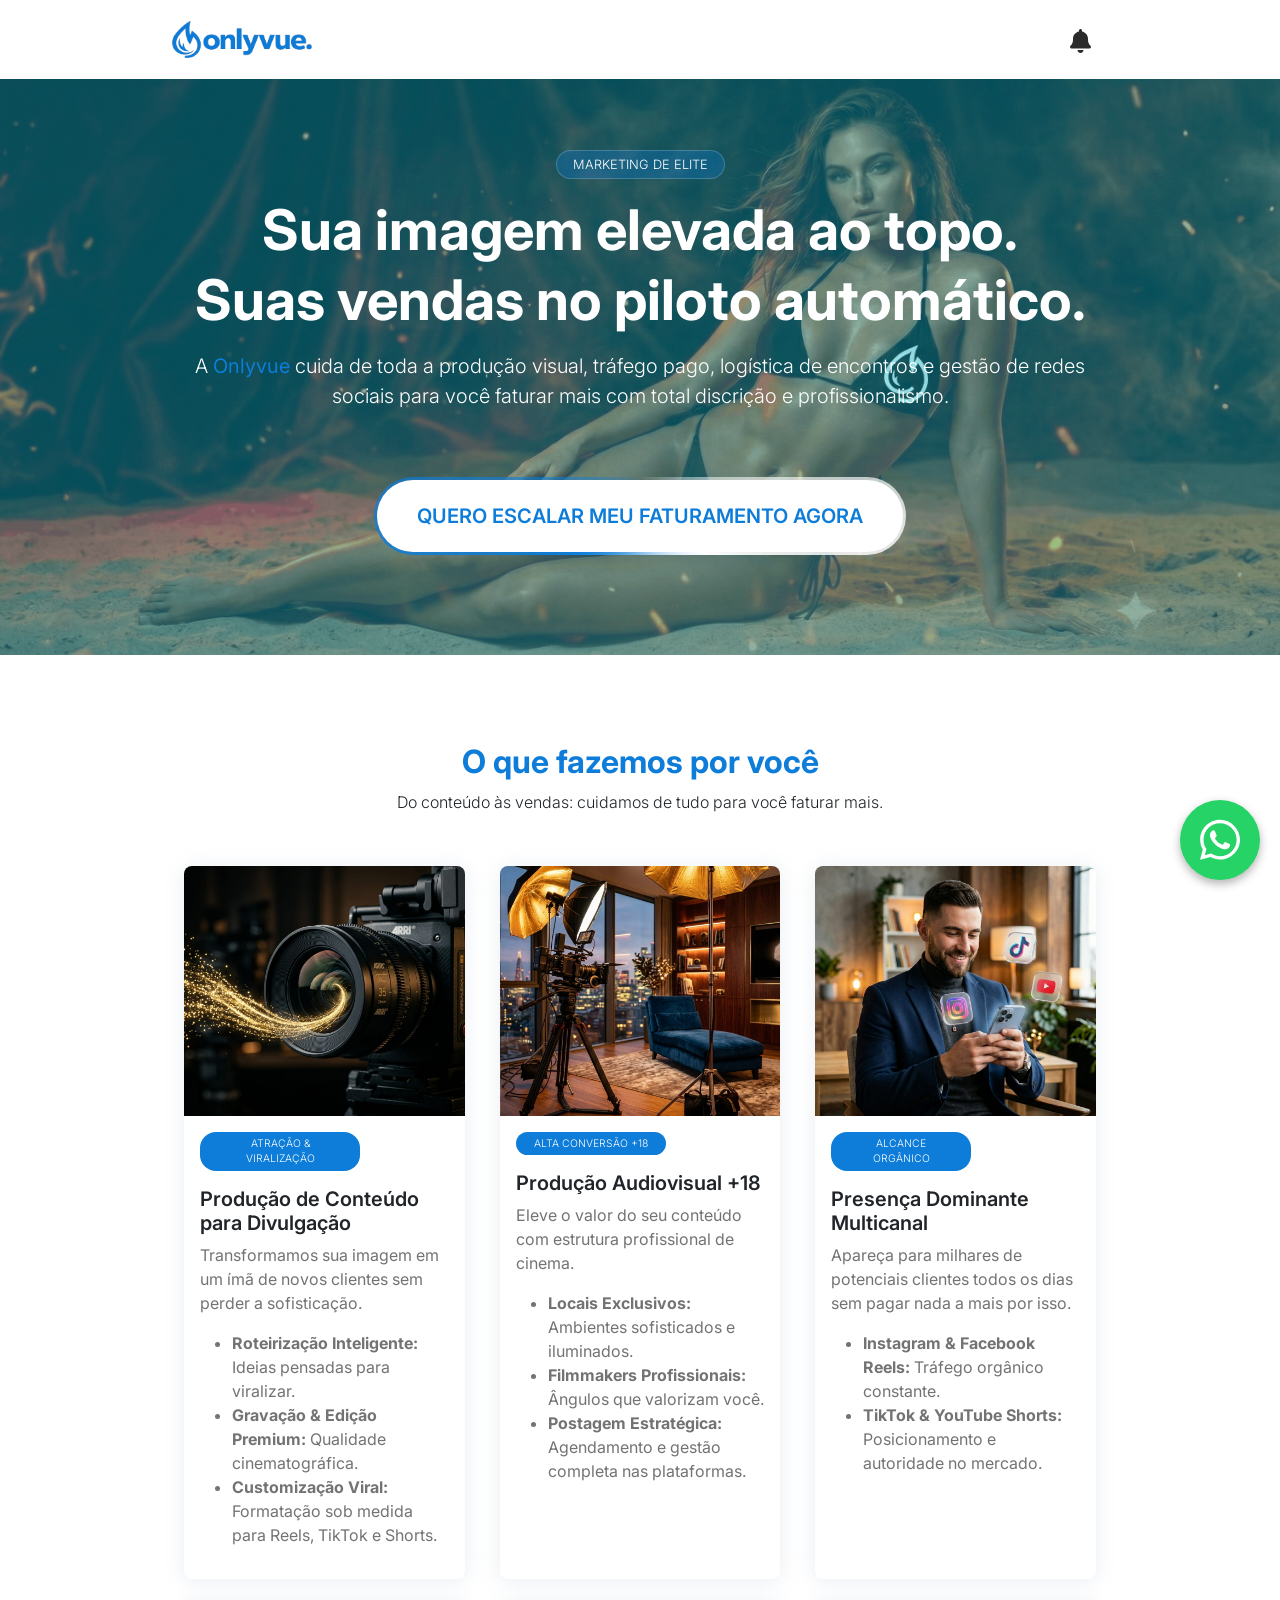
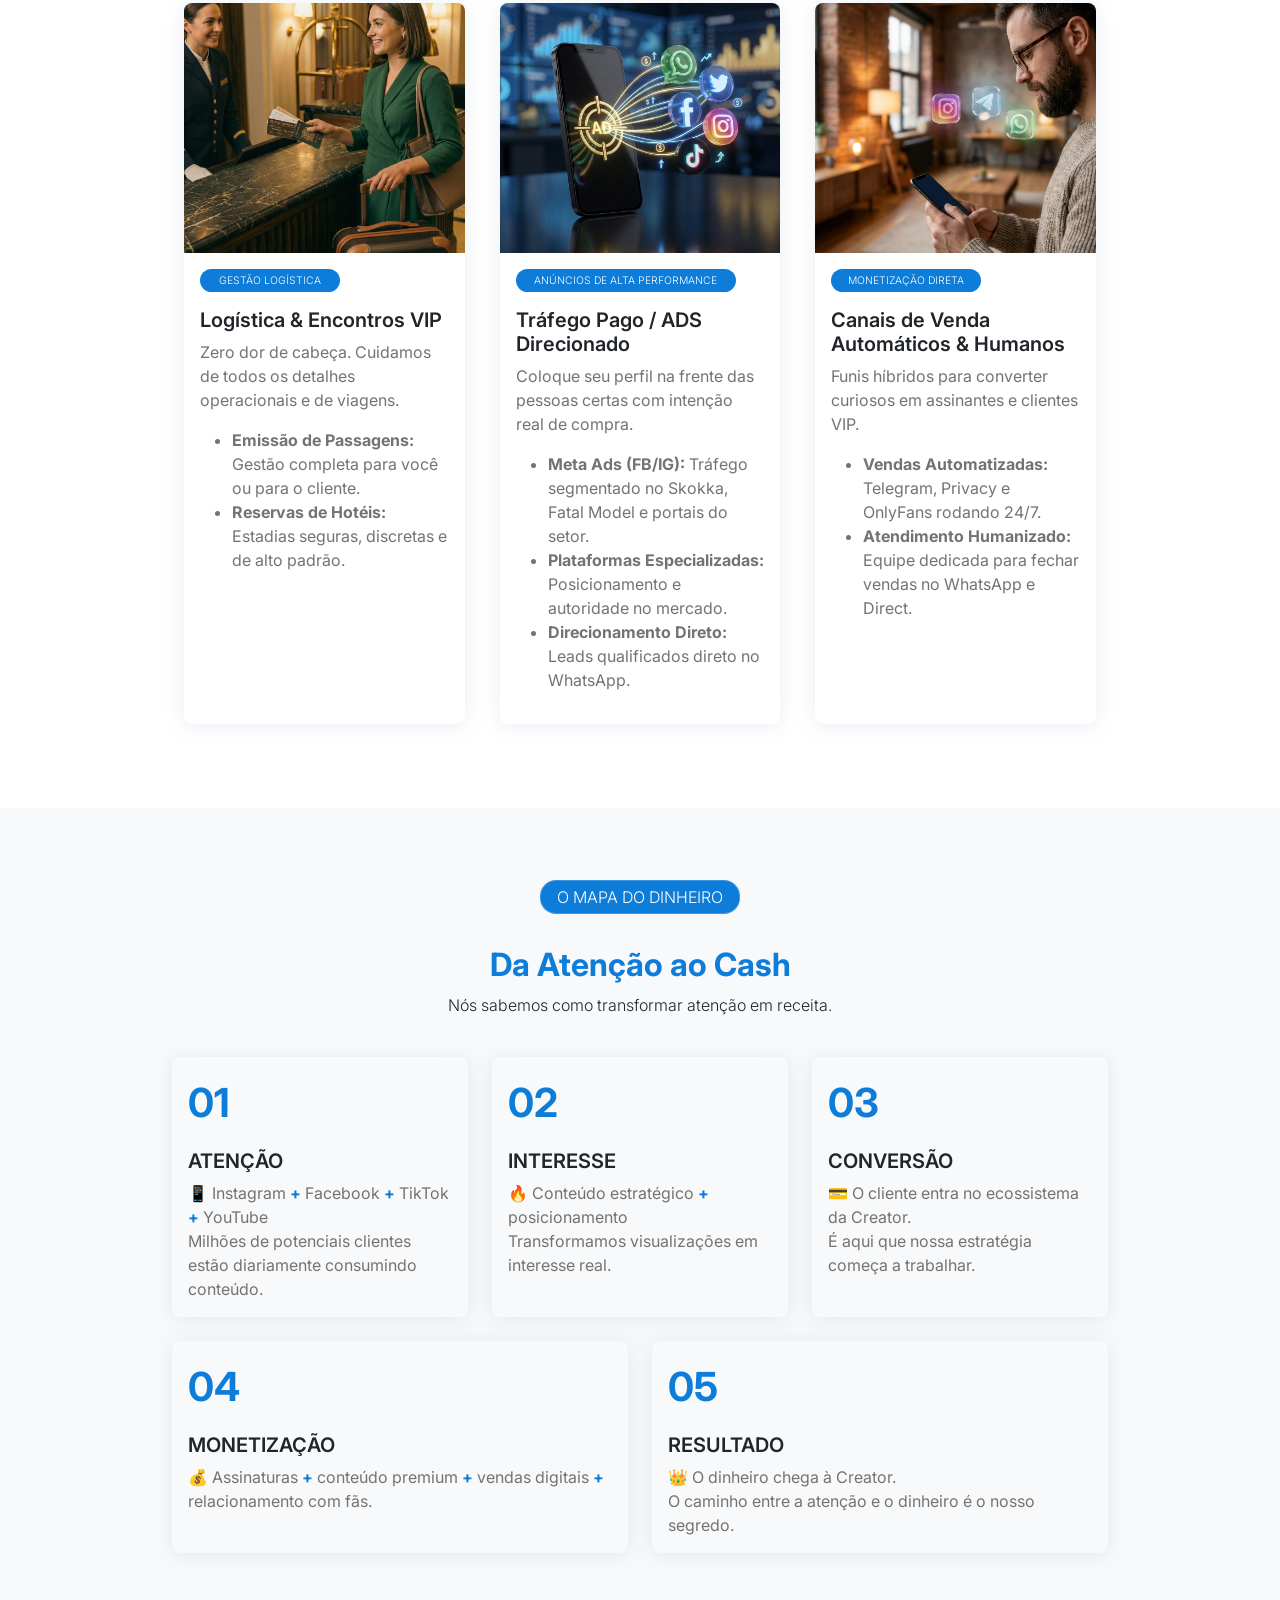
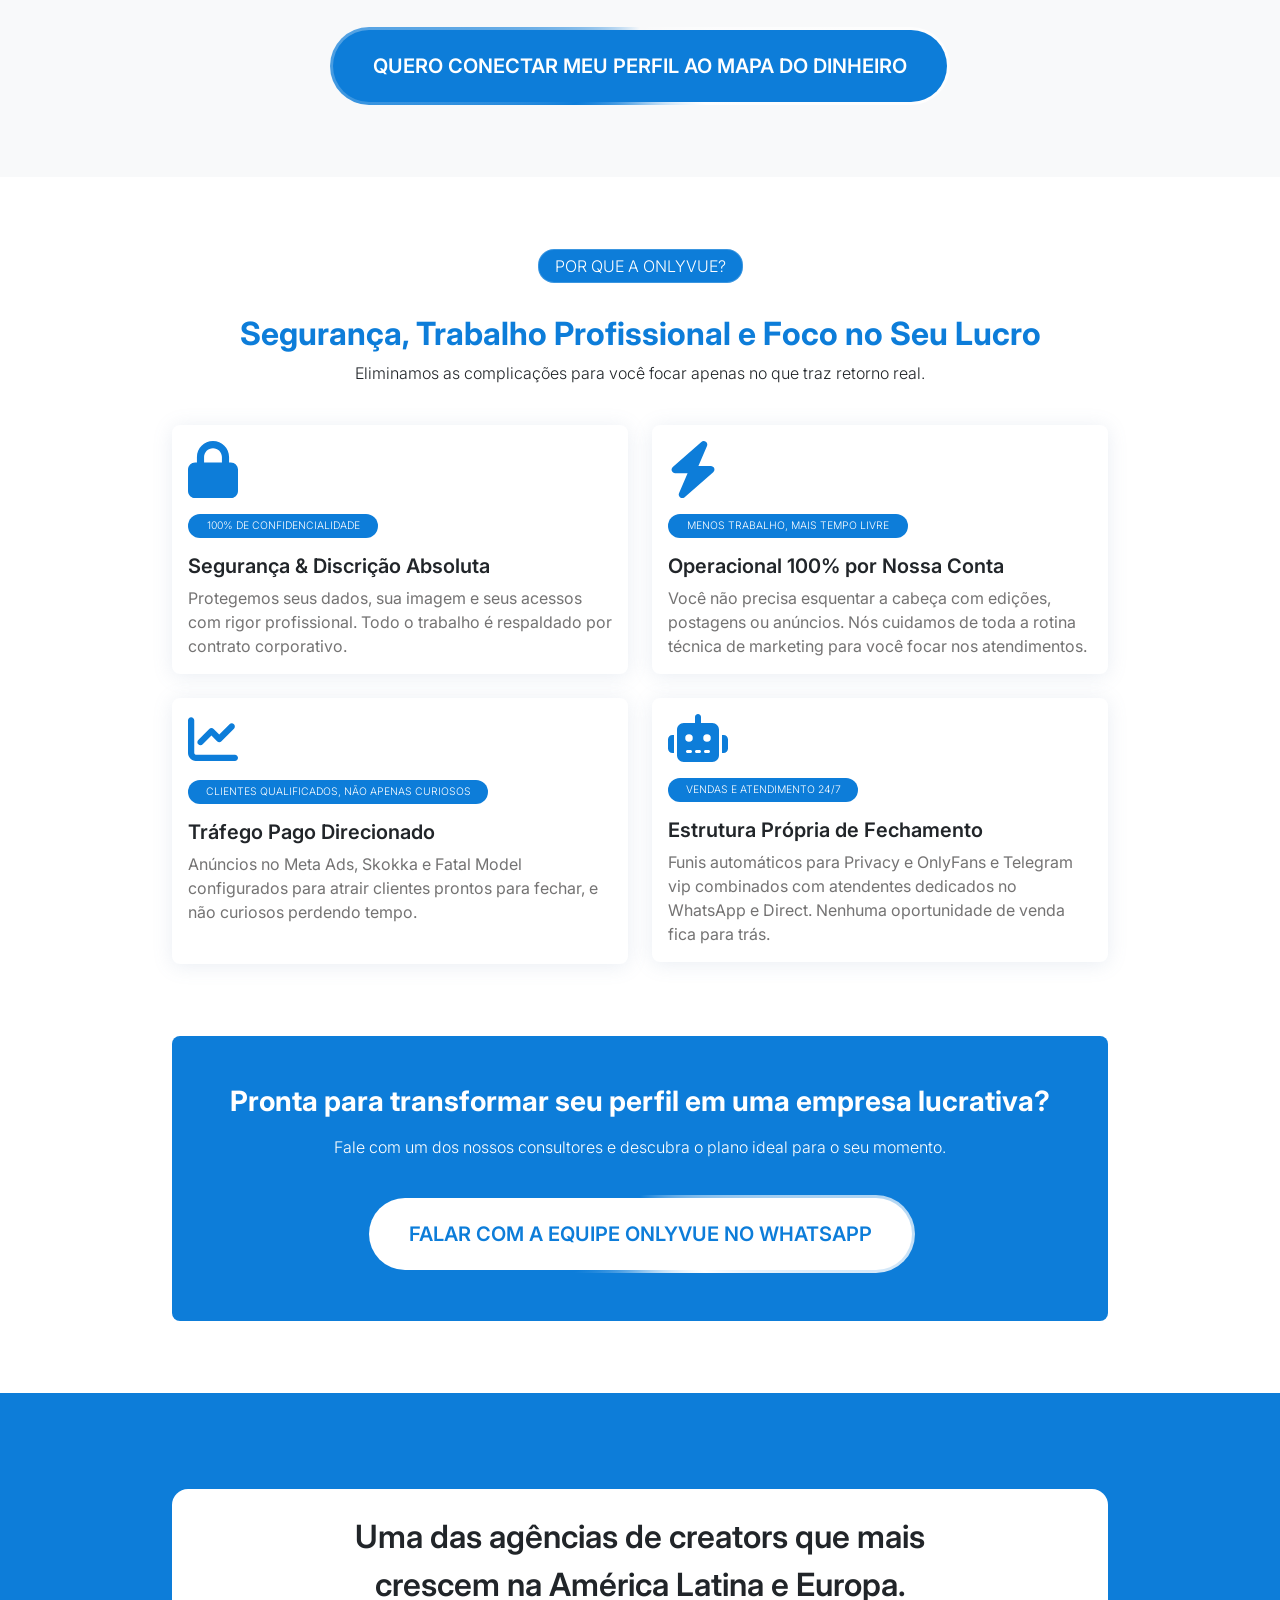
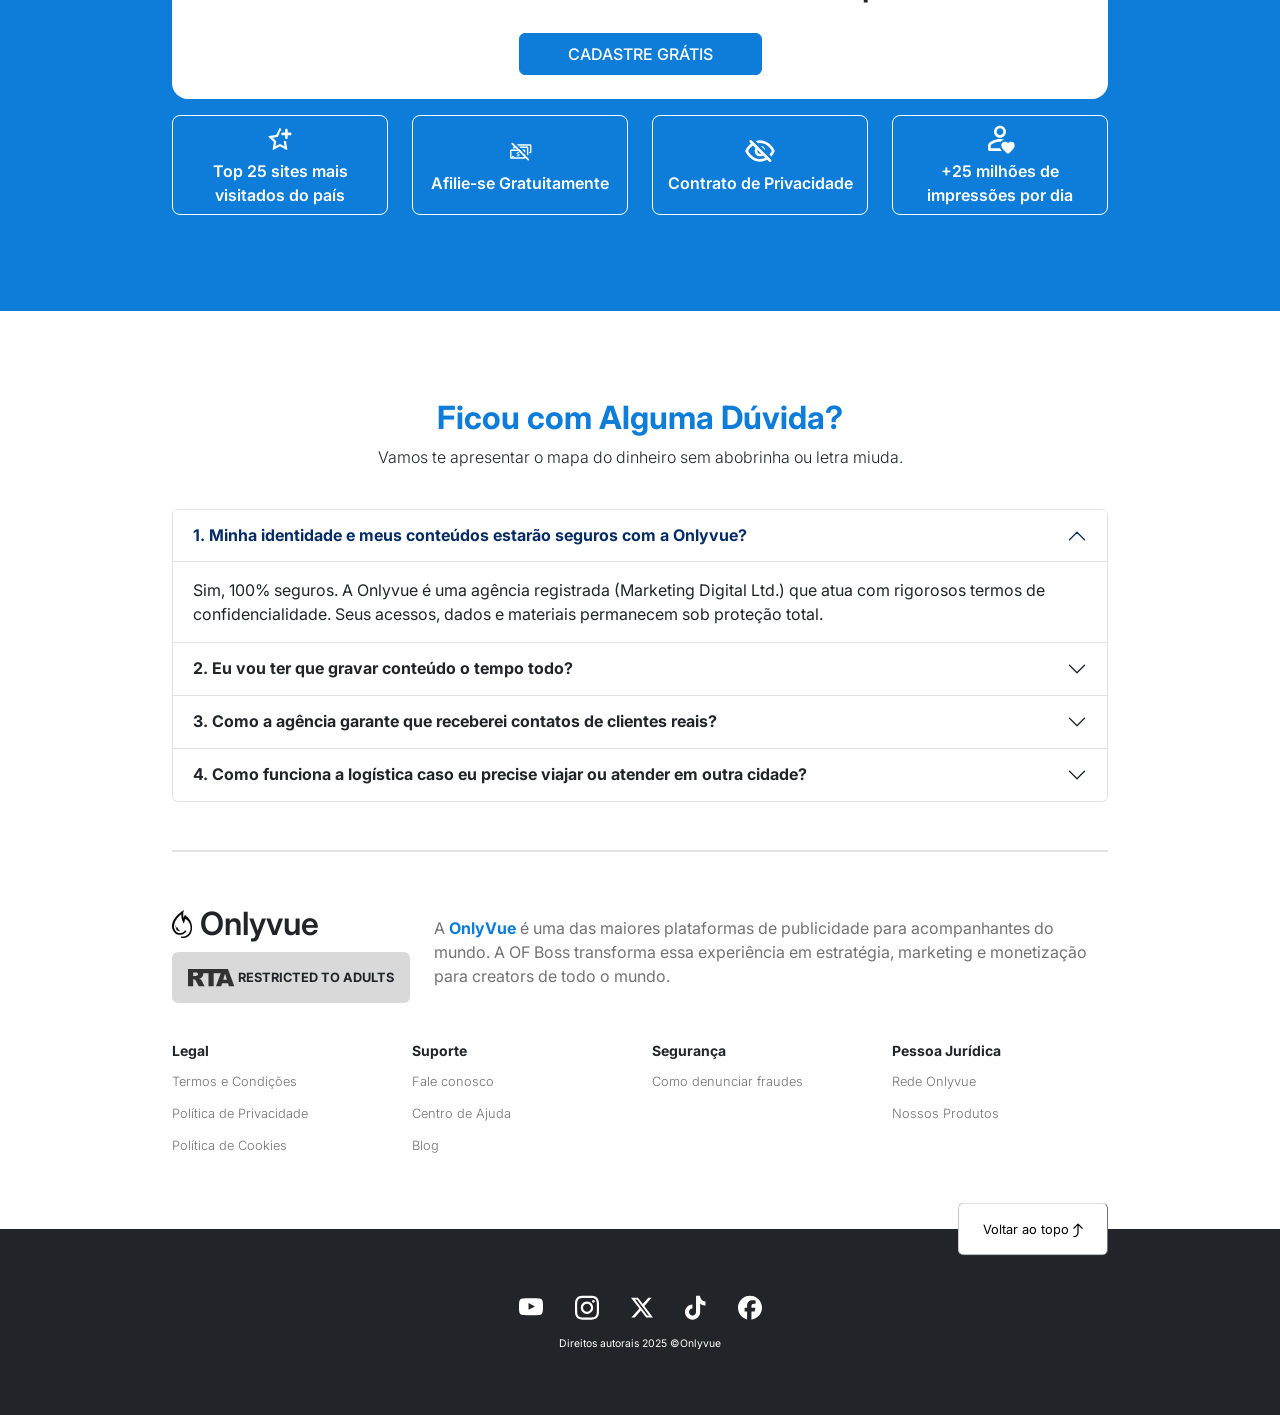
<file: index.html>
<!doctype html>
<html lang="pt-br">

<head>
  <meta charset="utf-8">
  <meta name="viewport" content="width=device-width, initial-scale=1">

  <title>Onlyvue - Agência de modelos</title>

  <link href="css/bootstrap.css" rel="stylesheet">

  <!-- Favicon -->
  <link rel="icon" type="image/png" href="media/favicon.png" />
  <!---------------->

  <!-- Font style -->
  <link rel="preconnect" href="https://fonts.googleapis.com">
  <link rel="preconnect" href="https://fonts.gstatic.com" crossorigin>
  <link
    href="https://fonts.googleapis.com/css2?family=Inter:ital,opsz,wght@0,14..32,100..900;1,14..32,100..900&display=swap"
    rel="stylesheet">
  <!---------------->
</head>

<body>
  <!-- Sessão 1 -->
  <md-header-pub></md-header-pub>
  <!-- Fim sessão 1 -->

  <!-- Sessão 2 -->
  <section class="hero-home d-flex align-items-center justify-content-center">
    <div class="container d-flex align-items-center justify-content-center">
      <div class="d-flex align-items-center justify-content-center flex-column">
        <p class="py-1 px-3 rounded-4 text-center text-white fw-light fs-7"
          style="background-color: #0D7DD950; border: 1px solid #ffffff30;">
          MARKETING DE ELITE
        </p>
        <h1 class="text-white display-4 lh-sm fw-bold w-100 text-center mb-3">
          Sua imagem elevada ao topo.<br />
          Suas vendas no piloto automático.
        </h1>
        <p class="text-white text-center fs-5 fw-light">
          A <strong style="color: #0D7DD9;">Onlyvue</strong> cuida de toda a produção visual, tráfego pago, logística de
          encontros e gestão de redes sociais para você faturar mais com total discrição e profissionalismo.
        </p>
        <a href="" target="_blank">
          <button class="botao-borda-pulsante">
            <span>
              QUERO ESCALAR MEU FATURAMENTO AGORA
            </span>
          </button>
        </a>
      </div>
    </div>
  </section>
  <!-- Fim sessão 2 -->

  <!-- Sessão 3 -->
  <div class="container py-6">
    <div class="d-flex justify-content-center align-items-center flex-column mb-4">
      <h1 class="fs-2 fw-medium pt-3 pb-0 text-center text-blue-2">
        <strong>O que fazemos por você</strong>
      </h1>
      <p class="pt-0 fw-light text-center">
        Do conteúdo às vendas: cuidamos de tudo para você faturar mais.
      </p>
    </div>

    <div class="d-flex justify-content-between align-items-stretch flex-wrap">
      <div class="card shadow-personalizado m-personalizado border-0 rounded-3 w-sm-30">
        <div class="hero-card rounded-top-3 d-flex align-items-end ps-3" style="background-image: url(media/img-1.jpg)">
        </div>
        <div class="card-body">
          <p class="py-1 px-3 rounded-4 text-center text-white fw-light fs-9 bg-red" style="width: 160px;">
            ATRAÇÃO & VIRALIZAÇÃO
          </p>
          <h3 class="fs-5 fw-semibold">
            Produção de Conteúdo para Divulgação
          </h3>
          <p class="card-text fs-6 text-start text-gray">
            Transformamos sua imagem em um ímã de novos clientes sem perder a sofisticação.
          </p>
          <ul class="fs-6 text-start text-gray">
            <li><strong>Roteirização Inteligente:</strong> Ideias pensadas para viralizar.</li>
            <li><strong>Gravação & Edição Premium:</strong> Qualidade cinematográfica.</li>
            <li><strong>Customização Viral:</strong> Formatação sob medida para Reels, TikTok e Shorts.</li>
          </ul>
        </div>
      </div>

      <div class="card shadow-personalizado m-personalizado border-0 rounded-3 w-sm-30">
        <div class="hero-card rounded-top-3 d-flex align-items-end ps-3" style="background-image: url(media/img-2.jpg)">
        </div>
        <div class="card-body">
          <p class="py-1 px-3 rounded-4 text-center text-white fw-light fs-9 bg-red" style="width: 150px;">
            ALTA CONVERSÃO +18
          </p>
          <h3 class="fs-5 fw-semibold">
            Produção Audiovisual +18
          </h3>
          <p class="card-text fs-6 text-start text-gray">
            Eleve o valor do seu conteúdo com estrutura profissional de cinema.
          </p>
          <ul class="fs-6 text-start text-gray">
            <li><strong>Locais Exclusivos:</strong> Ambientes sofisticados e iluminados.</li>
            <li><strong>Filmmakers Profissionais:</strong> Ângulos que valorizam você.</li>
            <li><strong>Postagem Estratégica:</strong> Agendamento e gestão completa nas plataformas.</li>
          </ul>
        </div>
      </div>

      <div class="card shadow-personalizado m-personalizado border-0 rounded-3 w-sm-30">
        <div class="hero-card rounded-top-3 d-flex align-items-end ps-3" style="background-image: url(media/img-3.jpg)">
        </div>
        <div class="card-body">
          <p class="py-1 px-3 rounded-4 text-center text-white fw-light fs-9 bg-red" style="width: 140px;">
            ALCANCE ORGÂNICO
          </p>
          <h3 class="fs-5 fw-semibold">
            Presença Dominante Multicanal
          </h3>
          <p class="card-text fs-6 text-start text-gray">
            Apareça para milhares de potenciais clientes todos os dias sem pagar nada a mais por isso.
          </p>
          <ul class="fs-6 text-start text-gray">
            <li><strong>Instagram & Facebook Reels:</strong> Tráfego orgânico constante.</li>
            <li><strong>TikTok & YouTube Shorts:</strong> Posicionamento e autoridade no mercado.</li>
          </ul>
        </div>
      </div>

      <div class="card shadow-personalizado m-personalizado border-0 rounded-3 w-sm-30">
        <div class="hero-card rounded-top-3 d-flex align-items-end ps-3" style="background-image: url(media/img-4.jpg)">
        </div>
        <div class="card-body">
          <p class="py-1 px-3 rounded-4 text-center text-white fw-light fs-9 bg-red" style="width: 140px;">
            GESTÃO LOGÍSTICA
          </p>
          <h3 class="fs-5 fw-semibold">
            Logística & Encontros VIP
          </h3>
          <p class="card-text fs-6 text-start text-gray">
            Zero dor de cabeça. Cuidamos de todos os detalhes operacionais e de viagens.
          </p>
          <ul class="fs-6 text-start text-gray">
            <li><strong>Emissão de Passagens:</strong> Gestão completa para você ou para o cliente.</li>
            <li><strong>Reservas de Hotéis:</strong> Estadias seguras, discretas e de alto padrão.</li>
          </ul>
        </div>
      </div>

      <div class="card shadow-personalizado m-personalizado border-0 rounded-3 w-sm-30">
        <div class="hero-card rounded-top-3 d-flex align-items-end ps-3" style="background-image: url(media/img-5.jpg)">
        </div>
        <div class="card-body">
          <p class="py-1 px-3 rounded-4 text-center text-white fw-light fs-9 bg-red" style="width: 220px;">
            ANÚNCIOS DE ALTA PERFORMANCE
          </p>
          <h3 class="fs-5 fw-semibold">
            Tráfego Pago / ADS Direcionado
          </h3>
          <p class="card-text fs-6 text-start text-gray">
            Coloque seu perfil na frente das pessoas certas com intenção real de compra.
          </p>
          <ul class="fs-6 text-start text-gray">
            <li><strong>Meta Ads (FB/IG):</strong> Tráfego segmentado no Skokka, Fatal Model e portais do setor.</li>
            <li><strong>Plataformas Especializadas:</strong> Posicionamento e autoridade no mercado.</li>
            <li><strong>Direcionamento Direto:</strong> Leads qualificados direto no WhatsApp.</li>
          </ul>
        </div>
      </div>

      <div class="card shadow-personalizado m-personalizado border-0 rounded-3 w-sm-30">
        <div class="hero-card rounded-top-3 d-flex align-items-end ps-3" style="background-image: url(media/img-6.jpg)">
        </div>
        <div class="card-body">
          <p class="py-1 px-3 rounded-4 text-center text-white fw-light fs-9 bg-red" style="width: 150px;">
            MONETIZAÇÃO DIRETA
          </p>
          <h3 class="fs-5 fw-semibold">
            Canais de Venda Automáticos & Humanos
          </h3>
          <p class="card-text fs-6 text-start text-gray">
            Funis híbridos para converter curiosos em assinantes e clientes VIP.
          </p>
          <ul class="fs-6 text-start text-gray">
            <li><strong>Vendas Automatizadas:</strong> Telegram, Privacy e OnlyFans rodando 24/7.</li>
            <li><strong>Atendimento Humanizado:</strong> Equipe dedicada para fechar vendas no WhatsApp e Direct.</li>
          </ul>
        </div>
      </div>

    </div>
  </div>
  <!-- Fim sessão 3 -->

  <!-- Sessão 4 -->
  <div class="bg-light py-6">
    <div class="container d-flex flex-column align-items-center justify-content-center">
      <div class="d-flex justify-content-center align-items-center flex-column mb-4">
        <p class="py-1 px-3 rounded-4 text-center text-white fw-light fs-6"
          style="background-color: #0D7DD9; border: 1px solid #ffffff30;">
          O MAPA DO DINHEIRO
        </p>
        <h1 class="fs-2 fw-medium pt-3 pb-0 text-center text-blue-2">
          <strong>Da Atenção ao Cash</strong>
        </h1>
        <p class="pt-0 fw-light text-center">
          Nós sabemos como transformar atenção em receita.
        </p>
      </div>

      <div class="row">
        <div class="col-sm pb-4">
          <div class="card shadow-personalizado border-0 rounded-3 bg-light">
            <div class="rounded-top-3 d-flex align-items-end ps-3 pt-3">
              <p class="fs-1 fw-bold text-blue-2 m-0">
                01
              </p>
            </div>
            <div class="card-body">
              <h3 class="fs-5 fw-semibold">
                ATENÇÃO
              </h3>
              <p class="card-text fs-6 text-start text-gray">
                📱 Instagram <span class="text-blue-2 fw-bold">+</span> Facebook <span
                  class="text-blue-2 fw-bold">+</span> TikTok <span class="text-blue-2 fw-bold">+</span> YouTube<br />
                Milhões de potenciais clientes estão diariamente consumindo conteúdo.
              </p>
            </div>
          </div>
        </div>

        <div class="col-sm pb-4">
          <div class="card shadow-personalizado border-0 rounded-3 bg-light">
            <div class="rounded-top-3 d-flex align-items-end ps-3 pt-3">
              <p class="fs-1 fw-bold text-blue-2 m-0">
                02
              </p>
            </div>
            <div class="card-body">
              <h3 class="fs-5 fw-semibold">
                INTERESSE
              </h3>
              <p class="card-text fs-6 text-start text-gray">
                🔥 Conteúdo estratégico <span class="text-blue-2 fw-bold">+</span> posicionamento<br />
                Transformamos visualizações em interesse real.
                <br class="d-none d-md-block" />
                <br class="d-none d-md-block" />
              </p>
            </div>
          </div>
        </div>

        <div class="col-sm pb-4">
          <div class="card shadow-personalizado border-0 rounded-3 bg-light">
            <div class="rounded-top-3 d-flex align-items-end ps-3 pt-3">
              <p class="fs-1 fw-bold text-blue-2 m-0">
                03
              </p>
            </div>
            <div class="card-body">
              <h3 class="fs-5 fw-semibold">
                CONVERSÃO
              </h3>
              <p class="card-text fs-6 text-start text-gray">
                💳 O cliente entra no ecossistema da Creator.<br />
                É aqui que nossa estratégia começa a trabalhar.
                <br class="d-none d-md-block" />
                <br class="d-none d-md-block" />
              </p>
            </div>
          </div>
        </div>
      </div>

      <div class="row">
        <div class="col-sm pb-4">
          <div class="card shadow-personalizado border-0 rounded-3 bg-light">
            <div class="rounded-top-3 d-flex align-items-end ps-3 pt-3">
              <p class="fs-1 fw-bold text-blue-2 m-0">
                04
              </p>
            </div>
            <div class="card-body">
              <h3 class="fs-5 fw-semibold">
                MONETIZAÇÃO
              </h3>
              <p class="card-text fs-6 text-start text-gray">
                💰 Assinaturas <span class="text-blue-2 fw-bold">+</span> conteúdo premium <span
                  class="text-blue-2 fw-bold">+</span> vendas digitais <span class="text-blue-2 fw-bold">+</span>
                relacionamento com fãs.
                <br class="d-none d-md-block" />
                <br class="d-none d-md-block" />
              </p>
            </div>
          </div>
        </div>

        <div class="col-sm pb-4">
          <div class="card shadow-personalizado border-0 rounded-3 bg-light">
            <div class="rounded-top-3 d-flex align-items-end ps-3 pt-3">
              <p class="fs-1 fw-bold text-blue-2 m-0">
                05
              </p>
            </div>
            <div class="card-body">
              <h3 class="fs-5 fw-semibold">
                RESULTADO
              </h3>
              <p class="card-text fs-6 text-start text-gray">
                👑 O dinheiro chega à Creator.<br />
                O caminho entre a atenção e o dinheiro é o nosso segredo.
              </p>
            </div>
          </div>
        </div>
      </div>

      <a href="" target="_blank">
        <button class="botao-borda-pulsante">
          <span style="background-color: #0D7DD9; color: #ffffff;">
            QUERO CONECTAR MEU PERFIL AO MAPA DO DINHEIRO
          </span>
        </button>
      </a>

    </div>
  </div>
  <!-- Fim sessão 4 -->

  <!-- Sessão 5 -->
  <div class="py-6">
    <div class="container">
      <div class="d-flex justify-content-center align-items-center flex-column mb-4">
        <p class="py-1 px-3 rounded-4 text-center text-white fw-light fs-6"
          style="background-color: #0D7DD9; border: 1px solid #ffffff30;">
          POR QUE A ONLYVUE?
        </p>
        <h1 class="fs-2 fw-medium pt-3 pb-0 text-center" style="color: #0D7DD9;">
          <strong>Segurança, Trabalho Profissional e Foco no Seu Lucro</strong>
        </h1>
        <p class="pt-0 fw-light text-center">
          Eliminamos as complicações para você focar apenas no que traz retorno real.
        </p>
      </div>

      <div class="row">
        <div class="col-sm pb-4">
          <div class="card shadow-personalizado border-0 rounded-3">
            <div class="rounded-top-3 d-flex align-items-end ps-3 pt-3">
              <svg xmlns="http://www.w3.org/2000/svg" viewBox="0 0 448 512" width="50">
                <path fill="#0D7DD9"
                  d="M144 144l0 48 160 0 0-48c0-44.2-35.8-80-80-80s-80 35.8-80 80zM80 192l0-48C80 64.5 144.5 0 224 0s144 64.5 144 144l0 48 16 0c35.3 0 64 28.7 64 64l0 192c0 35.3-28.7 64-64 64L64 512c-35.3 0-64-28.7-64-64L0 256c0-35.3 28.7-64 64-64l16 0z" />
              </svg>
            </div>
            <div class="card-body">
              <p class="py-1 px-3 rounded-4 text-center text-white fw-light fs-9 bg-red text-uppercase"
                style="width: 190px;">
                100% de Confidencialidade
              </p>
              <h3 class="fs-5 fw-semibold">
                Segurança & Discrição Absoluta
              </h3>
              <p class="card-text fs-6 text-start text-gray">
                Protegemos seus dados, sua imagem e seus acessos com rigor profissional. Todo o trabalho é respaldado
                por contrato corporativo.
              </p>
            </div>
          </div>
        </div>

        <div class="col-sm pb-4">
          <div class="card shadow-personalizado border-0 rounded-3">
            <div class="rounded-top-3 d-flex align-items-end ps-3 pt-3">
              <svg xmlns="http://www.w3.org/2000/svg" viewBox="0 0 448 512" width="50">
                <path fill="#0D7DD9"
                  d="M349.4 44.6c5.9-13.7 1.5-29.7-10.6-38.5s-28.6-8-39.9 1.8l-256 224c-10 8.8-13.6 22.9-8.9 35.3S50.7 288 64 288l111.5 0L98.6 467.4c-5.9 13.7-1.5 29.7 10.6 38.5s28.6 8 39.9-1.8l256-224c10-8.8 13.6-22.9 8.9-35.3s-16.6-20.7-30-20.7l-111.5 0L349.4 44.6z" />
              </svg>
            </div>
            <div class="card-body">
              <p class="py-1 px-3 rounded-4 text-center text-white fw-light fs-9 bg-red text-uppercase"
                style="width: 240px;">
                Menos Trabalho, Mais Tempo Livre
              </p>
              <h3 class="fs-5 fw-semibold">
                Operacional 100% por Nossa Conta
              </h3>
              <p class="card-text fs-6 text-start text-gray">
                Você não precisa esquentar a cabeça com edições, postagens ou anúncios. Nós cuidamos de toda a rotina
                técnica de marketing para você focar nos atendimentos.
              </p>
            </div>
          </div>
        </div>
      </div>

      <div class="row">
        <div class="col-sm pb-4">
          <div class="card shadow-personalizado border-0 rounded-3">
            <div class="rounded-top-3 d-flex align-items-end ps-3 pt-3">
              <svg xmlns="http://www.w3.org/2000/svg" viewBox="0 0 512 512" width="50">
                <path fill="#0D7DD9"
                  d="M64 64c0-17.7-14.3-32-32-32S0 46.3 0 64L0 400c0 44.2 35.8 80 80 80l400 0c17.7 0 32-14.3 32-32s-14.3-32-32-32L80 416c-8.8 0-16-7.2-16-16L64 64zm406.6 86.6c12.5-12.5 12.5-32.8 0-45.3s-32.8-12.5-45.3 0L320 210.7l-57.4-57.4c-12.5-12.5-32.8-12.5-45.3 0l-112 112c-12.5 12.5-12.5 32.8 0 45.3s32.8 12.5 45.3 0L240 221.3l57.4 57.4c12.5 12.5 32.8 12.5 45.3 0l128-128z" />
              </svg>
            </div>
            <div class="card-body">
              <p class="py-1 px-3 rounded-4 text-center text-white fw-light fs-9 bg-red text-uppercase"
                style="width: 300px;">
                Clientes Qualificados, Não Apenas Curiosos
              </p>
              <h3 class="fs-5 fw-semibold">
                Tráfego Pago Direcionado
              </h3>
              <p class="card-text fs-6 text-start text-gray">
                Anúncios no Meta Ads, Skokka e Fatal Model configurados para atrair clientes prontos para fechar, e não
                curiosos perdendo tempo.
                <br class="d-none d-md-block" />
                <br class="d-none d-md-block" />
              </p>
            </div>
          </div>
        </div>

        <div class="col-sm pb-4">
          <div class="card shadow-personalizado border-0 rounded-3">
            <div class="rounded-top-3 d-flex align-items-end ps-3 pt-3">
              <svg xmlns="http://www.w3.org/2000/svg" viewBox="0 0 640 512" width="60">
                <path fill="#0D7DD9"
                  d="M320 0c17.7 0 32 14.3 32 32l0 64 120 0c39.8 0 72 32.2 72 72l0 272c0 39.8-32.2 72-72 72l-304 0c-39.8 0-72-32.2-72-72l0-272c0-39.8 32.2-72 72-72l120 0 0-64c0-17.7 14.3-32 32-32zM208 384c-8.8 0-16 7.2-16 16s7.2 16 16 16l32 0c8.8 0 16-7.2 16-16s-7.2-16-16-16l-32 0zm96 0c-8.8 0-16 7.2-16 16s7.2 16 16 16l32 0c8.8 0 16-7.2 16-16s-7.2-16-16-16l-32 0zm96 0c-8.8 0-16 7.2-16 16s7.2 16 16 16l32 0c8.8 0 16-7.2 16-16s-7.2-16-16-16l-32 0zM264 256a40 40 0 1 0 -80 0 40 40 0 1 0 80 0zm152 40a40 40 0 1 0 0-80 40 40 0 1 0 0 80zM48 224l16 0 0 192-16 0c-26.5 0-48-21.5-48-48l0-96c0-26.5 21.5-48 48-48zm544 0c26.5 0 48 21.5 48 48l0 96c0 26.5-21.5 48-48 48l-16 0 0-192 16 0z" />
              </svg>
            </div>
            <div class="card-body">
              <p class="py-1 px-3 rounded-4 text-center text-white fw-light fs-9 bg-red text-uppercase"
                style="width: 190px;">
                Vendas e Atendimento 24/7
              </p>
              <h3 class="fs-5 fw-semibold">
                Estrutura Própria de Fechamento
              </h3>
              <p class="card-text fs-6 text-start text-gray">
                Funis automáticos para Privacy e OnlyFans e Telegram vip combinados com atendentes dedicados no WhatsApp
                e Direct. Nenhuma oportunidade de venda fica para trás.
              </p>
            </div>
          </div>
        </div>
      </div>

      <div class="d-flex align-items-center justify-content-center flex-column bg-red rounded-3 p-5 mt-5">
        <h2 class="text-white fs-3 lh-sm fw-bold w-100 text-center mb-3">
          Pronta para transformar seu perfil em uma empresa lucrativa?
        </h2>
        <p class="text-white text-center fs-6 fw-light">
          Fale com um dos nossos consultores e descubra o plano ideal para o seu momento.
        </p>
        <a href="" target="_blank">
          <button class="botao-borda-pulsante" style="margin-top: 20px;">
            <span>
              FALAR COM A EQUIPE ONLYVUE NO WHATSAPP
            </span>
          </button>
        </a>
      </div>

    </div>
  </div>
  <!-- Fim sessão 5 -->

  <!-- Sessão 6 -->
  <div class="bg-red">
    <div class="container py-7">
      <div class="bg-white py-4 px-4 rounded-4 d-flex justify-content-center align-items-center flex-column">
        <p class="fs-2 fw-semibold text-center">
          Uma das agências de creators que mais <br class="d-none d-md-block" />crescem na América Latina e Europa.
        </p>
        <button type="button" class="fs-6 btn btn-red rounded-2 fw-medium px-5 py-2 mt-2">
          CADASTRE GRÁTIS
        </button>
      </div>

      <div class="d-flex justify-content-center align-items-center flex-column flex-md-row gap-4 pt-3">
        <div
          class="w-100 border border-1 border-white rounded-3 d-flex justify-content-center align-items-center flex-column"
          style="height: 100px;">
          <svg width="32" height="32" viewBox="0 0 25 24" fill="none" xmlns="http://www.w3.org/2000/svg" class="mb-1">
            <path fill-rule="evenodd" clip-rule="evenodd"
              d="M13.6315 5.14219L12.9515 3.77794C12.7668 3.40735 12.2332 3.40735 12.0485 3.77794L9.65739 8.57524C9.58405 8.7224 9.44227 8.8244 9.27826 8.848L3.93169 9.61728C3.51867 9.67671 3.35375 10.1793 3.65262 10.4678L7.52143 14.2019C7.64011 14.3165 7.69426 14.4815 7.66625 14.6433L6.75294 19.916C6.68239 20.3233 7.11415 20.6339 7.48356 20.4416L12.2657 17.9522C12.4124 17.8758 12.5876 17.8758 12.7343 17.9522L17.5164 20.4416C17.8859 20.6339 18.3176 20.3233 18.2471 19.916L17.3338 14.6433C17.3057 14.4815 17.3599 14.3165 17.4786 14.2019L17.6923 13.9956C17.628 13.9981 17.5639 13.9994 17.5 13.9994C16.8387 13.9994 16.2274 13.7854 15.7315 13.423L15.3734 13.7686L16.0517 17.6847L12.5 15.8358L8.94828 17.6847L9.6266 13.7686L6.7532 10.9952L10.7241 10.4238L12.002 7.85997C12.039 6.58417 12.5868 5.5162 13.6315 5.14219Z"
              fill="#fff"></path>
            <path fill-rule="evenodd" clip-rule="evenodd"
              d="M17.5 3.99951C16.9477 3.99951 16.5 4.44723 16.5 4.99951V6.99951H14.5C13.9477 6.99951 13.5 7.44723 13.5 7.99951C13.5 8.5518 13.9477 8.99951 14.5 8.99951H16.5V10.9995C16.5 11.5518 16.9477 11.9995 17.5 11.9995C18.0523 11.9995 18.5 11.5518 18.5 10.9995V8.99951H20.5C21.0523 8.99951 21.5 8.5518 21.5 7.99951C21.5 7.44723 21.0523 6.99951 20.5 6.99951H18.5V4.99951C18.5 4.44723 18.0523 3.99951 17.5 3.99951Z"
              fill="#fff"></path>
          </svg>
          <p class="text-white fs-6 fw-semibold text-center" style="margin-bottom: 0px;">
            Top 25 sites mais<br />
            visitados do país
          </p>
        </div>
        <div
          class="w-100 border border-1 border-white rounded-3 d-flex justify-content-center align-items-center flex-column"
          style="height: 100px;">
          <svg width="32" height="32" viewBox="0 0 32 32" fill="none" xmlns="http://www.w3.org/2000/svg" class="mb-1">
            <g clip-path="url(#clip0_1822_1322)">
              <path
                d="M8.90233 7.88862C8.56187 7.54816 8.0102 7.54708 7.6684 7.88621C7.3247 8.22722 7.32361 8.78264 7.66597 9.125L23.6854 25.1443C24.0278 25.4867 24.5831 25.4857 24.9241 25.1419C25.2632 24.8002 25.2622 24.2485 24.9217 23.908L8.90233 7.88862Z"
                fill="#fff"></path>
              <path
                d="M14.1233 10.6368L12.812 9.32546C12.9576 9.25292 13.1214 9.21216 13.2948 9.21216H26.3189C26.921 9.21216 27.4091 9.70384 27.4091 10.3104V17.2567C27.4091 17.8633 26.921 18.3549 26.3189 18.3549H25.2129V16.9303H25.9949V10.6368H14.1233Z"
                fill="#fff"></path>
              <path
                d="M12.5414 11.5278H10.2303C9.6282 11.5278 9.14014 12.0195 9.14014 12.626V13.6272H10.5542V12.9524H13.9661L12.5414 11.5278Z"
                fill="#fff"></path>
              <path
                d="M16.4388 12.9524L15.0142 11.5278H23.2544C23.8564 11.5278 24.3445 12.0195 24.3445 12.626V19.5723C24.3445 19.9242 24.1802 20.2375 23.9248 20.4384L22.7323 19.2459H22.9304V12.9524H16.4388Z"
                fill="#fff"></path>
              <path
                d="M15.6287 14.615H7.16582C6.56375 14.615 6.07568 15.1066 6.07568 15.7132V22.6595C6.07568 23.266 6.56375 23.7578 7.16582 23.7578H20.1899C20.792 23.7578 21.28 23.266 21.28 22.6595V20.2664L19.8659 18.8522V22.3331H7.48982V16.0396H17.0533L15.6287 14.615Z"
                fill="#fff"></path>
              <path
                d="M19.5262 16.0396L18.1016 14.615H20.1901C20.7922 14.615 21.2802 15.1066 21.2802 15.7132V17.7937L19.8661 16.3795V16.0396H19.5262Z"
                fill="#fff"></path>
              <path
                d="M17.4989 16.4851C17.2918 16.4902 17.1255 16.661 17.1255 16.8709C17.1255 17.084 17.297 17.2568 17.5085 17.2568H18.2706L17.4989 16.4851Z"
                fill="#fff"></path>
              <path
                d="M8.31494 21.1157C8.10339 21.1157 7.93188 21.2885 7.93188 21.5017C7.93188 21.7148 8.10339 21.8876 8.31494 21.8876H9.84719C10.0588 21.8876 10.2302 21.7148 10.2302 21.5017C10.2302 21.2885 10.0588 21.1157 9.84719 21.1157H8.31494Z"
                fill="#fff"></path>
              <path fill-rule="evenodd" clip-rule="evenodd"
                d="M15.5933 20.06C15.5933 20.3704 15.4837 20.6348 15.2644 20.8532C15.0488 21.0678 14.7345 21.198 14.3215 21.244V21.8878H13.8719V21.2498C13.6015 21.2306 13.3457 21.1789 13.1044 21.0946C12.8633 21.0103 12.6714 20.903 12.5288 20.7727L12.7755 20.1923C12.9108 20.3072 13.0752 20.4049 13.2689 20.4854C13.4626 20.562 13.6636 20.6099 13.8719 20.629V19.4795C13.6124 19.4144 13.395 19.3435 13.2195 19.2669C13.0478 19.1864 12.9034 19.0715 12.7865 18.9221C12.6695 18.7687 12.611 18.5676 12.611 18.3185C12.611 18.0082 12.7189 17.7438 12.9345 17.5254C13.1501 17.3069 13.4626 17.1767 13.8719 17.1345V16.4851H14.3215V17.1231C14.5261 17.1345 14.7253 17.171 14.919 17.2323C15.1163 17.2935 15.2882 17.374 15.4343 17.4736L15.2095 18.0542C14.9318 17.8855 14.6358 17.7821 14.3215 17.7438V18.9048C14.5846 18.97 14.8021 19.0408 14.9738 19.1174C15.1492 19.1941 15.2955 19.3091 15.4124 19.4623C15.533 19.6117 15.5933 19.811 15.5933 20.06ZM13.3182 18.2841C13.3182 18.4105 13.3658 18.5121 13.4608 18.5887C13.5558 18.6653 13.6928 18.7304 13.8719 18.7841V17.761C13.6856 17.7917 13.5467 17.853 13.4553 17.945C13.3639 18.0369 13.3182 18.15 13.3182 18.2841ZM14.3215 19.6003V20.6176C14.5151 20.5869 14.6577 20.5275 14.749 20.4393C14.8441 20.3513 14.8916 20.242 14.8916 20.1118C14.8916 19.9814 14.8423 19.8781 14.7436 19.8014C14.6449 19.7209 14.5042 19.6539 14.3215 19.6003Z"
                fill="#fff"></path>
            </g>
            <defs>
              <clipPath id="clip0_1822_1322">
                <rect width="32" height="32" fill="#fff" transform="translate(0.5)"></rect>
              </clipPath>
            </defs>
          </svg>
          <p class="text-white fs-6 fw-semibold text-center" style="margin-bottom: 0px;">
            Afiliе-se Gratuitamente
          </p>
        </div>
        <div
          class="w-100 border border-1 border-white rounded-3 d-flex justify-content-center align-items-center flex-column"
          style="height: 100px;">
          <svg width="32" height="32" viewBox="0 0 16 16" fill="none" xmlns="http://www.w3.org/2000/svg" class="mb-1">
            <path fill-rule="evenodd" clip-rule="evenodd"
              d="M11.5971 12.3767L12.5771 13.3568C12.8367 13.6164 13.2575 13.6164 13.5171 13.3568C13.7767 13.0972 13.7767 12.6764 13.5171 12.4168L4.65085 3.55053C4.6402 3.53511 4.63028 3.51934 4.62109 3.50327C4.61728 3.50529 4.61347 3.50732 4.60966 3.50935L3.80379 2.70347C3.54421 2.4439 3.12336 2.4439 2.86379 2.70347C2.60421 2.96304 2.60421 3.3839 2.86379 3.64347L3.47198 4.25166C3.0779 4.55944 2.73048 4.8878 2.42834 5.21319C1.84725 5.83898 1.42426 6.46267 1.14609 6.93C1.00663 7.16429 0.902536 7.36103 0.832306 7.50149C0.797166 7.57177 0.77043 7.62811 0.751917 7.66819C0.742659 7.68823 0.73545 7.70423 0.730269 7.71588L0.724012 7.73007L0.722018 7.73466L0.721303 7.73631L0.721016 7.73698C0.649145 7.90468 0.648905 8.09507 0.720776 8.26277L0.721303 8.26399L0.722018 8.26565L0.724012 8.27024L0.730269 8.28443C0.73545 8.29608 0.742659 8.31207 0.751917 8.33212C0.77043 8.3722 0.797166 8.42854 0.832306 8.49882C0.902536 8.63928 1.00663 8.83602 1.14609 9.07031C1.42426 9.53763 1.84725 10.1613 2.42834 10.7871C3.59014 12.0383 5.42144 13.3335 8.00021 13.3335C9.42203 13.3335 10.6166 12.9397 11.5971 12.3767ZM5.76522 6.5449L4.42293 5.20261C4.03928 5.48791 3.70085 5.80228 3.4054 6.12045C2.90316 6.66133 2.53448 7.2043 2.29182 7.61198C2.20164 7.76347 2.12944 7.89531 2.07476 8.00015C2.12944 8.10499 2.20164 8.23683 2.29182 8.38833C2.53448 8.79601 2.90316 9.33898 3.4054 9.87985C4.41027 10.962 5.9123 12.0002 8.00021 12.0002C9.00276 12.0002 9.87024 11.7608 10.6125 11.3921L9.45542 10.2351C9.03696 10.5081 8.53709 10.6668 8.00016 10.6668C6.5274 10.6668 5.3335 9.47291 5.3335 8.00015C5.3335 7.46322 5.49218 6.96336 5.76522 6.5449ZM6.7516 7.53128C6.6968 7.67714 6.66683 7.83515 6.66683 8.00015C6.66683 8.73653 7.26378 9.33349 8.00016 9.33349C8.16517 9.33349 8.32317 9.30351 8.46903 9.24871L6.7516 7.53128ZM0.720776 8.26277L1.32988 8.00172L0.797814 8.22962C0.721875 8.26213 0.720776 8.26277 0.720776 8.26277ZM0.721016 7.73698C0.721016 7.73698 0.720776 7.73754 1.33354 8.00015L0.721016 7.73698Z"
              fill="#fff"></path>
            <path
              d="M12.7139 9.74902C13.1559 9.25228 13.4855 8.76313 13.7086 8.38833C13.7988 8.23683 13.871 8.10499 13.9256 8.00015C13.871 7.89531 13.7988 7.76347 13.7086 7.61198C13.4659 7.2043 13.0972 6.66133 12.595 6.12045C11.5901 5.03828 10.0881 4.00015 8.00021 4.00015C7.66553 4.00015 7.34591 4.02683 7.04098 4.07608L5.92986 2.96496C6.5575 2.77732 7.24697 2.66682 8.00021 2.66682C10.579 2.66682 12.4103 3.96202 13.5721 5.21319C14.1532 5.83898 14.5761 6.46267 14.8543 6.93C14.9938 7.16429 15.0979 7.36103 15.1681 7.50149C15.2032 7.57177 15.23 7.62811 15.2485 7.66819C15.2578 7.68823 15.265 7.70423 15.2701 7.71588L15.2764 7.73007L15.2784 7.73466L15.2794 7.73698L14.6669 8.00015L15.2794 8.26332L15.2784 8.26565L15.2764 8.27024L15.2701 8.28443C15.265 8.29608 15.2578 8.31207 15.2485 8.33212C15.23 8.3722 15.2032 8.42854 15.1681 8.49882C15.0979 8.63928 14.9938 8.83602 14.8543 9.07031C14.5901 9.51425 14.1951 10.0993 13.6581 10.6932L12.7139 9.74902Z"
              fill="#fff"></path>
            <path
              d="M15.2794 8.26332C15.2794 8.26332 15.2796 8.26277 14.6669 8.00015C15.2796 7.73754 15.2794 7.73698 15.2794 7.73698C15.3513 7.90468 15.3513 8.09563 15.2794 8.26332Z"
              fill="#fff"></path>
            <path d="M10.6482 7.6833L8.31702 5.35211C9.53652 5.49649 10.5038 6.4638 10.6482 7.6833Z" fill="#fff"></path>
          </svg>
          <p class="text-white fs-6 fw-semibold text-center" style="margin-bottom: 0px;">
            Contrato de Privacidade
          </p>
        </div>
        <div
          class="w-100 border border-1 border-white rounded-3 d-flex justify-content-center align-items-center flex-column"
          style="height: 100px;">
          <svg width="32" height="32" viewBox="0 0 24 24" fill="none" xmlns="http://www.w3.org/2000/svg" class="mb-1">
            <path fill-rule="evenodd" clip-rule="evenodd"
              d="M7.5 6.50024C7.5 4.01441 9.51418 2.00024 12 2.00024C14.4858 2.00024 16.5 4.01441 16.5 6.50024C16.5 8.98606 14.4858 11.0002 12 11.0002C9.51418 11.0002 7.5 8.98606 7.5 6.50024ZM9.5 6.50024C9.5 5.11898 10.6188 4.00024 12 4.00024C13.3812 4.00024 14.5 5.11898 14.5 6.50024C14.5 7.88149 13.3812 9.00023 12 9.00023C10.6188 9.00023 9.5 7.88149 9.5 6.50024ZM7.20615 15.1077C5.42531 15.9229 4.99999 16.7208 4.99999 17.143V19.0002H11.9536C12.2527 19.6174 12.7182 20.2501 13.4043 21.0003H4.125C3.50625 21.0003 3 20.4216 3 19.7145V17.143C3 13.7231 8.99625 12.0002 12 12.0002C12.9473 12.0002 14.1921 12.1716 15.4527 12.5135C14.719 12.566 13.987 12.8101 13.3261 13.2676C13.018 13.4805 12.7428 13.7341 12.5053 14.0187C12.3259 14.0064 12.1567 14.0002 12 14.0002C10.7862 14.0002 8.82012 14.3687 7.20615 15.1077Z"
              fill="#fff"></path>
            <path fill-rule="evenodd" clip-rule="evenodd"
              d="M18.7246 22.6911L18.6745 22.737C18.2947 23.0889 17.71 23.0889 17.3301 22.7319L17.2752 22.6809C14.6511 20.2584 12.9368 18.6721 13.0018 16.6933C13.0318 15.8263 13.4666 14.9951 14.1713 14.5055C15.4908 13.5875 17.1202 14.0159 17.9998 15.0664C18.8796 14.0159 20.5089 13.5824 21.8284 14.5055C22.5331 14.9951 22.968 15.8263 22.998 16.6933C23.0676 18.6646 21.3618 20.2461 18.7548 22.663L18.7246 22.6911Z"
              fill="#fff"></path>
          </svg>
          <p class="text-white fs-6 fw-semibold text-center" style="margin-bottom: 0px;">
            +25 milhões de<br />
            impressões por dia
          </p>
        </div>
      </div>
    </div>
  </div>
  <!-- Fim sessão 6 -->

  <!-- sessão 7 -->
  <div class="container my-5 pt-4">
    <div class="d-flex justify-content-center align-items-center flex-column  mb-4">
      <h1 class="fs-2 fw-medium pt-3 pb-0 text-center" style="color: #0D7DD9;">
        <strong>Ficou com Alguma Dúvida?</strong>
      </h1>
      <p class="pt-0 fw-light text-center">
        Vamos te apresentar o mapa do dinheiro sem abobrinha ou letra miuda.
      </p>
    </div>

    <div class="accordion" id="accordionExample">
      <div class="accordion-item">
        <h2 class="accordion-header">
          <button class="accordion-button" type="button" data-bs-toggle="collapse" data-bs-target="#collapseOne"
            aria-expanded="true" aria-controls="collapseOne">
            <strong>1. Minha identidade e meus conteúdos estarão seguros com a Onlyvue?</strong>
          </button>
        </h2>
        <div id="collapseOne" class="accordion-collapse collapse show" data-bs-parent="#accordionExample">
          <div class="accordion-body">
            Sim, 100% seguros. A Onlyvue é uma agência registrada (Marketing Digital Ltd.) que atua com rigorosos termos
            de confidencialidade. Seus acessos, dados e materiais permanecem sob proteção total.
          </div>
        </div>
      </div>

      <div class="accordion-item">
        <h2 class="accordion-header">
          <button class="accordion-button collapsed" type="button" data-bs-toggle="collapse"
            data-bs-target="#collapseTwo" aria-expanded="false" aria-controls="collapseTwo">
            <strong>2. Eu vou ter que gravar conteúdo o tempo todo?</strong>
          </button>
        </h2>
        <div id="collapseTwo" class="accordion-collapse collapse" data-bs-parent="#accordionExample">
          <div class="accordion-body">
            Não. Nós planejamos roteiros enxutos e estratégicos. Você só precisa gravar a base do conteúdo; todo o
            trabalho de edição, otimização viral, agendamento e postagem fica por nossa conta.
          </div>
        </div>
      </div>

      <div class="accordion-item">
        <h2 class="accordion-header">
          <button class="accordion-button collapsed" type="button" data-bs-toggle="collapse"
            data-bs-target="#collapseThree" aria-expanded="false" aria-controls="collapseThree">
            <strong>3. Como a agência garante que receberei contatos de clientes reais?</strong>
          </button>
        </h2>
        <div id="collapseThree" class="accordion-collapse collapse" data-bs-parent="#accordionExample">
          <div class="accordion-body">
            Combinamos tráfego orgânico (Reels, TikTok, Shorts) com tráfego pago altamente direcionado no Meta Ads e em
            plataformas adultas (Skokka, Fatal Model). Além disso, nosso time/sistema faz a triagem inicial para
            direcionar apenas quem quer agendar ou assinar.
          </div>
        </div>
      </div>

      <div class="accordion-item">
        <h2 class="accordion-header">
          <button class="accordion-button collapsed" type="button" data-bs-toggle="collapse"
            data-bs-target="#collapseFour" aria-expanded="false" aria-controls="collapseFour">
            <strong>4. Como funciona a logística caso eu precise viajar ou atender em outra cidade?</strong>
          </button>
        </h2>
        <div id="collapseFour" class="accordion-collapse collapse" data-bs-parent="#accordionExample">
          <div class="accordion-body">
            Cuidamos de ponta a ponta: desde a emissão das passagens até a reserva em hotéis de alto padrão e seguros.
            Você viaja com tudo resolvido e sem estresse logístico.
          </div>
        </div>
      </div>
    </div>
  </div>
  <!-- Fim sessão 7 -->

  <!-- Footer -->
  <md-footer></md-footer>
  <!-- Fim Footer -->

  <a href="https://wa.me." class="btn-whatsapp" target="_blank" rel="noopener noreferrer">
    <svg xmlns="http://www.w3.org/2000/svg" viewBox="0 0 448 512">
      <path fill="rgb(255, 255, 255)"
        d="M380.9 97.1c-41.9-42-97.7-65.1-157-65.1-122.4 0-222 99.6-222 222 0 39.1 10.2 77.3 29.6 111L0 480 117.7 449.1c32.4 17.7 68.9 27 106.1 27l.1 0c122.3 0 224.1-99.6 224.1-222 0-59.3-25.2-115-67.1-157zm-157 341.6c-33.2 0-65.7-8.9-94-25.7l-6.7-4-69.8 18.3 18.6-68.1-4.4-7c-18.5-29.4-28.2-63.3-28.2-98.2 0-101.7 82.8-184.5 184.6-184.5 49.3 0 95.6 19.2 130.4 54.1s56.2 81.2 56.1 130.5c0 101.8-84.9 184.6-186.6 184.6zM325.1 300.5c-5.5-2.8-32.8-16.2-37.9-18-5.1-1.9-8.8-2.8-12.5 2.8s-14.3 18-17.6 21.8c-3.2 3.7-6.5 4.2-12 1.4-32.6-16.3-54-29.1-75.5-66-5.7-9.8 5.7-9.1 16.3-30.3 1.8-3.7 .9-6.9-.5-9.7s-12.5-30.1-17.1-41.2c-4.5-10.8-9.1-9.3-12.5-9.5-3.2-.2-6.9-.2-10.6-.2s-9.7 1.4-14.8 6.9c-5.1 5.6-19.4 19-19.4 46.3s19.9 53.7 22.6 57.4c2.8 3.7 39.1 59.7 94.8 83.8 35.2 15.2 49 16.5 66.6 13.9 10.7-1.6 32.8-13.4 37.4-26.4s4.6-24.1 3.2-26.4c-1.3-2.5-5-3.9-10.5-6.6z" />
    </svg>
  </a>

  <script src="js/bootstrap.bundle.js"></script>
  <script type="module" src="js/modulos/libs.js"></script>
</body>

</html>
</file>
